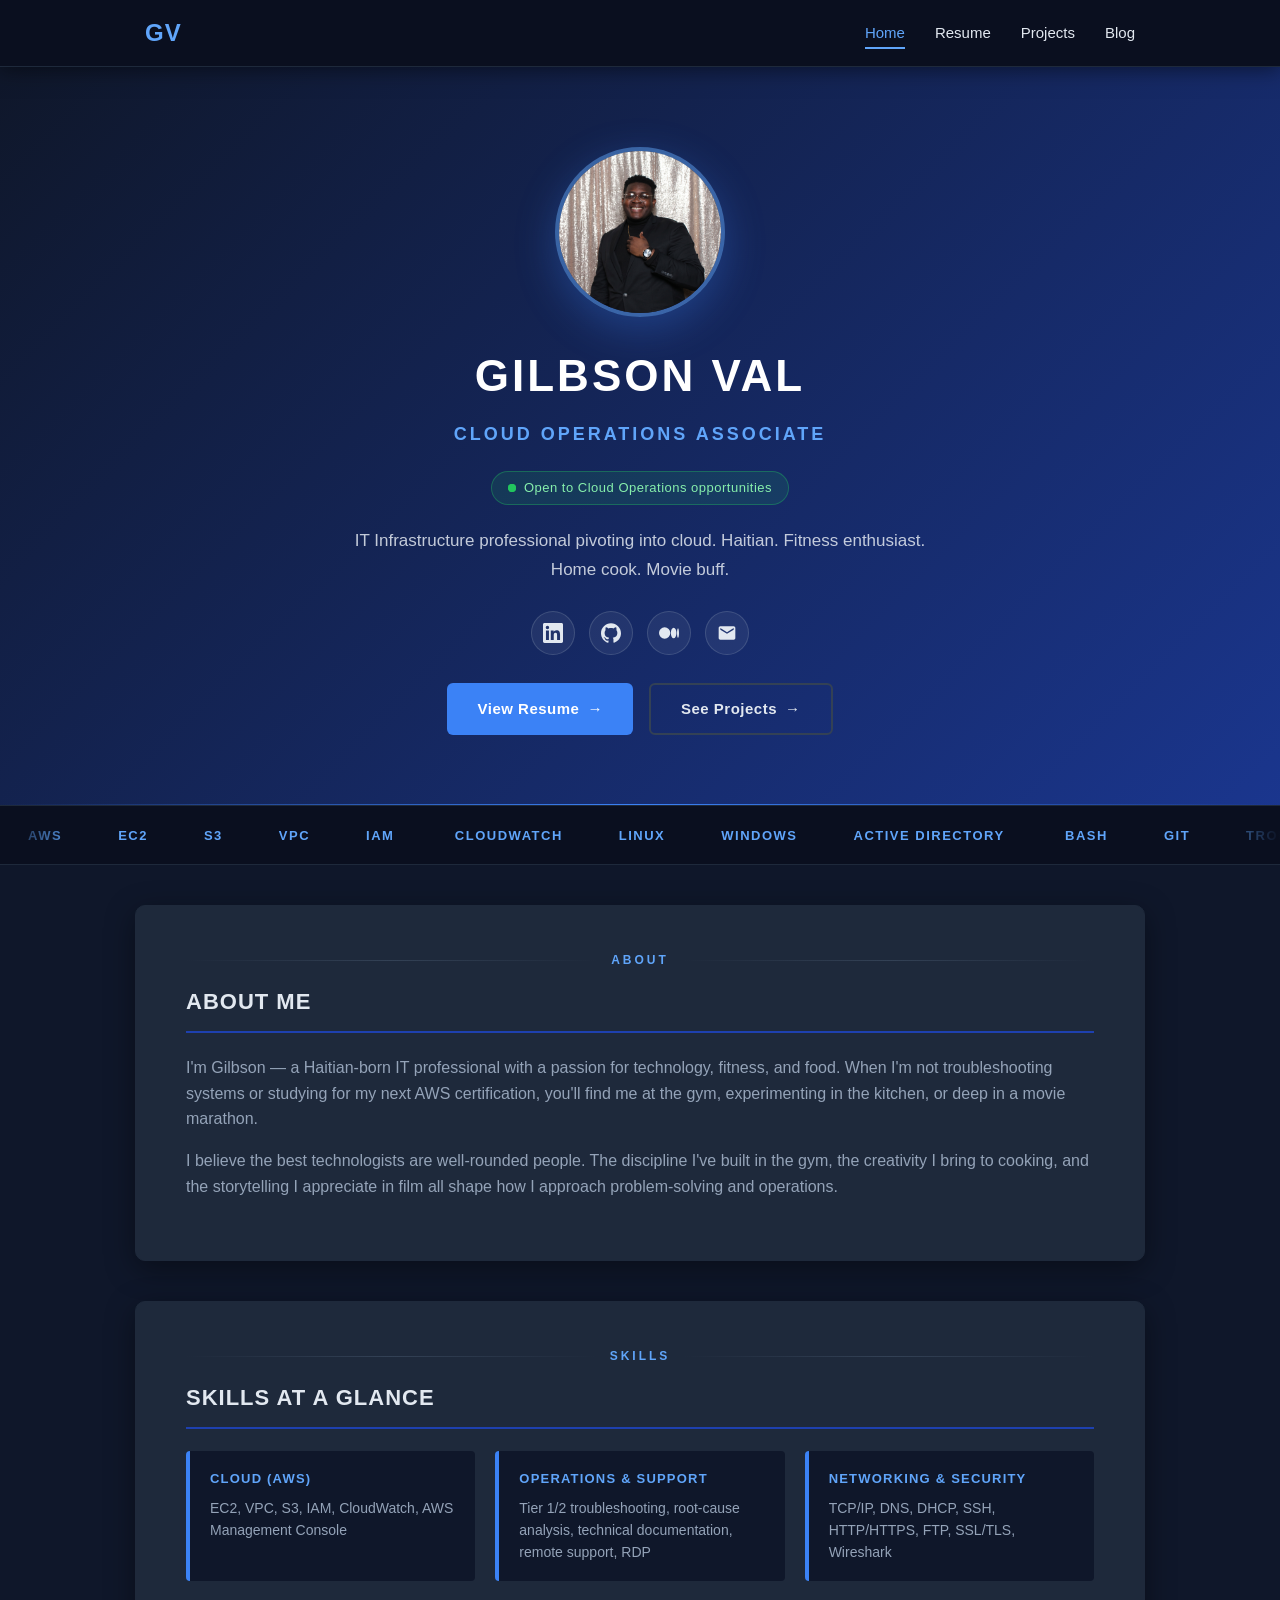
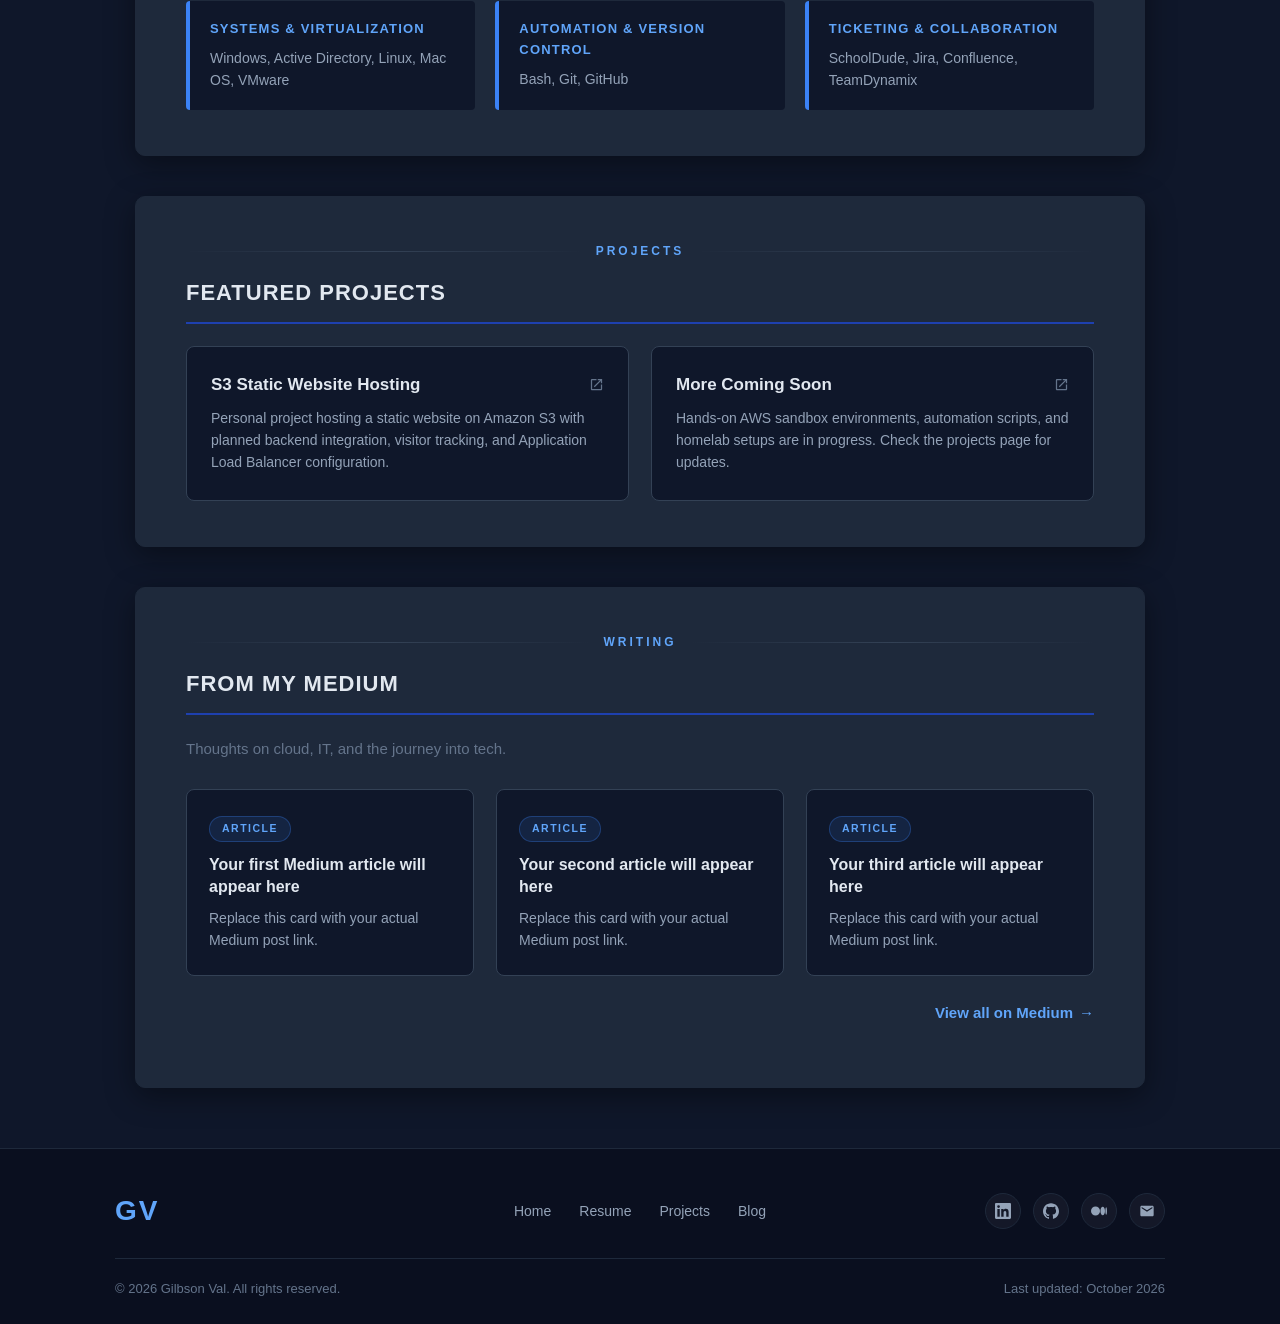
<file: index.html>
<!DOCTYPE html>
<html lang="en">
<head>
    <meta charset="UTF-8" />
    <meta name="viewport" content="width=device-width, initial-scale=1.0" />
    <title>Gilbson Val — Cloud Operations Associate</title>
    <link rel="stylesheet" href="style.css" />
</head>
<body>

    <div class="scroll-progress"></div>

    <!-- ===== NAVIGATION ===== -->
    <nav>
        <div class="nav-container">
            <a href="index.html" class="nav-logo">GV</a>
            <ul class="nav-links">
                <li><a href="index.html" class="active">Home</a></li>
                <li><a href="resume.html">Resume</a></li>
                <li><a href="projects.html">Projects</a></li>
                <li><a href="blog.html">Blog</a></li>
            </ul>
        </div>
    </nav>

    <!-- ===== HERO ===== -->
    <section class="hero">
        <div class="hero-content">
            <img src="profile.jpg" alt="Gilbson Val" class="hero-photo" />
            <h1>Gilbson Val</h1>
            <p class="hero-title">Cloud Operations Associate</p>

            <div class="hero-status">
                <span class="status-dot"></span>
                Open to Cloud Operations opportunities
            </div>

            <p class="hero-tagline">
                IT Infrastructure professional pivoting into cloud.
                Haitian. Fitness enthusiast. Home cook. Movie buff.
            </p>

            <!-- Social icon row -->
            <div class="social-row">
                <a href="https://www.linkedin.com/in/gilbson-val1/" target="_blank" class="social-icon" aria-label="LinkedIn">
                    <svg viewBox="0 0 24 24"><path d="M20.447 20.452h-3.554v-5.569c0-1.328-.027-3.037-1.852-3.037-1.853 0-2.136 1.445-2.136 2.939v5.667H9.351V9h3.414v1.561h.046c.477-.9 1.637-1.85 3.37-1.85 3.601 0 4.267 2.37 4.267 5.455v6.286zM5.337 7.433a2.062 2.062 0 01-2.063-2.065 2.063 2.063 0 112.063 2.065zm1.782 13.019H3.555V9h3.564v11.452zM22.225 0H1.771C.792 0 0 .774 0 1.729v20.542C0 23.227.792 24 1.771 24h20.451C23.2 24 24 23.227 24 22.271V1.729C24 .774 23.2 0 22.222 0h.003z"/></svg>
                </a>
                <a href="https://github.com/valg09" target="_blank" class="social-icon" aria-label="GitHub">
                    <svg viewBox="0 0 24 24"><path d="M12 .297c-6.63 0-12 5.373-12 12 0 5.303 3.438 9.8 8.205 11.385.6.113.82-.258.82-.577 0-.285-.01-1.04-.015-2.04-3.338.724-4.042-1.61-4.042-1.61C4.422 18.07 3.633 17.7 3.633 17.7c-1.087-.744.084-.729.084-.729 1.205.084 1.838 1.236 1.838 1.236 1.07 1.835 2.809 1.305 3.495.998.108-.776.417-1.305.76-1.605-2.665-.3-5.466-1.332-5.466-5.93 0-1.31.465-2.38 1.235-3.22-.135-.303-.54-1.523.105-3.176 0 0 1.005-.322 3.3 1.23.96-.267 1.98-.399 3-.405 1.02.006 2.04.138 3 .405 2.28-1.552 3.285-1.23 3.285-1.23.645 1.653.24 2.873.12 3.176.765.84 1.23 1.91 1.23 3.22 0 4.61-2.805 5.625-5.475 5.92.42.36.81 1.096.81 2.22 0 1.606-.015 2.896-.015 3.286 0 .315.21.69.825.57C20.565 22.092 24 17.592 24 12.297c0-6.627-5.373-12-12-12"/></svg>
                </a>
                <a href="https://medium.com/@gval0209" target="_blank" class="social-icon" aria-label="Medium">
                    <svg viewBox="0 0 24 24"><path d="M13.54 12a6.8 6.8 0 01-6.77 6.82A6.8 6.8 0 010 12a6.8 6.8 0 016.77-6.82A6.8 6.8 0 0113.54 12zM20.96 12c0 3.54-1.51 6.42-3.38 6.42-1.87 0-3.39-2.88-3.39-6.42s1.52-6.42 3.39-6.42 3.38 2.88 3.38 6.42M24 12c0 3.17-.53 5.75-1.19 5.75-.66 0-1.19-2.58-1.19-5.75s.53-5.75 1.19-5.75S24 8.83 24 12z"/></svg>
                </a>
                <a href="mailto:gval0209@gmail.com" class="social-icon" aria-label="Email">
                    <svg viewBox="0 0 24 24"><path d="M20 4H4c-1.1 0-1.99.9-1.99 2L2 18c0 1.1.9 2 2 2h16c1.1 0 2-.9 2-2V6c0-1.1-.9-2-2-2zm0 4l-8 5-8-5V6l8 5 8-5v2z"/></svg>
                </a>
            </div>

            <div class="hero-buttons">
                <a href="resume.html" class="btn btn-primary">
                    View Resume <span class="btn-arrow">→</span>
                </a>
                <a href="projects.html" class="btn btn-secondary">
                    See Projects <span class="btn-arrow">→</span>
                </a>
            </div>
        </div>
    </section>

    <!-- ===== SKILLS MARQUEE ===== -->
    <div class="marquee">
        <div class="marquee-content">
            <span>AWS</span><span>EC2</span><span>S3</span><span>VPC</span><span>IAM</span>
            <span>CloudWatch</span><span>Linux</span><span>Windows</span><span>Active Directory</span>
            <span>Bash</span><span>Git</span><span>Troubleshooting</span><span>Root Cause Analysis</span>
            <span>Service Desk</span><span>Documentation</span><span>RDP</span><span>Wireshark</span>
            <span>AWS</span><span>EC2</span><span>S3</span><span>VPC</span><span>IAM</span>
            <span>CloudWatch</span><span>Linux</span><span>Windows</span><span>Active Directory</span>
            <span>Bash</span><span>Git</span><span>Troubleshooting</span><span>Root Cause Analysis</span>
            <span>Service Desk</span><span>Documentation</span><span>RDP</span><span>Wireshark</span>
        </div>
    </div>

    <!-- ===== ABOUT ===== -->
    <section class="content-section fade-in">
        <div class="section-card">
            <div class="section-label">About</div>
            <h2>About Me</h2>
            <p>
                I'm Gilbson — a Haitian-born IT professional with a passion for technology, fitness, and food.
                When I'm not troubleshooting systems or studying for my next AWS certification, you'll find me
                at the gym, experimenting in the kitchen, or deep in a movie marathon.
            </p>
            <p>
                I believe the best technologists are well-rounded people. The discipline I've built in the gym,
                the creativity I bring to cooking, and the storytelling I appreciate in film all shape how I
                approach problem-solving and operations.
            </p>
        </div>
    </section>

    <!-- ===== SKILLS SNAPSHOT ===== -->
    <section class="content-section fade-in">
        <div class="section-card">
            <div class="section-label">Skills</div>
            <h2>Skills at a Glance</h2>
            <div class="skills-grid">
                <div class="skill-category">
                    <h3>Cloud (AWS)</h3>
                    <p>EC2, VPC, S3, IAM, CloudWatch, AWS Management Console</p>
                </div>
                <div class="skill-category">
                    <h3>Operations &amp; Support</h3>
                    <p>Tier 1/2 troubleshooting, root-cause analysis, technical documentation, remote support, RDP</p>
                </div>
                <div class="skill-category">
                    <h3>Networking &amp; Security</h3>
                    <p>TCP/IP, DNS, DHCP, SSH, HTTP/HTTPS, FTP, SSL/TLS, Wireshark</p>
                </div>
                <div class="skill-category">
                    <h3>Systems &amp; Virtualization</h3>
                    <p>Windows, Active Directory, Linux, Mac OS, VMware</p>
                </div>
                <div class="skill-category">
                    <h3>Automation &amp; Version Control</h3>
                    <p>Bash, Git, GitHub</p>
                </div>
                <div class="skill-category">
                    <h3>Ticketing &amp; Collaboration</h3>
                    <p>SchoolDude, Jira, Confluence, TeamDynamix</p>
                </div>
            </div>
        </div>
    </section>

    <!-- ===== FEATURED PROJECTS ===== -->
    <section class="content-section fade-in">
        <div class="section-card">
            <div class="section-label">Projects</div>
            <h2>Featured Projects</h2>
            <div class="projects-grid">
                <a href="projects.html" class="project-card">
                    <h3>
                        S3 Static Website Hosting
                        <svg class="external-icon" viewBox="0 0 24 24"><path d="M19 19H5V5h7V3H5c-1.11 0-2 .9-2 2v14c0 1.1.89 2 2 2h14c1.1 0 2-.9 2-2v-7h-2v7zM14 3v2h3.59l-9.83 9.83 1.41 1.41L19 6.41V10h2V3h-7z"/></svg>
                    </h3>
                    <p>Personal project hosting a static website on Amazon S3 with planned backend integration, visitor tracking, and Application Load Balancer configuration.</p>
                </a>
                <a href="projects.html" class="project-card">
                    <h3>
                        More Coming Soon
                        <svg class="external-icon" viewBox="0 0 24 24"><path d="M19 19H5V5h7V3H5c-1.11 0-2 .9-2 2v14c0 1.1.89 2 2 2h14c1.1 0 2-.9 2-2v-7h-2v7zM14 3v2h3.59l-9.83 9.83 1.41 1.41L19 6.41V10h2V3h-7z"/></svg>
                    </h3>
                    <p>Hands-on AWS sandbox environments, automation scripts, and homelab setups are in progress. Check the projects page for updates.</p>
                </a>
            </div>
        </div>
    </section>

    <!-- ===== MEDIUM ARTICLES ===== -->
    <section class="content-section fade-in">
        <div class="section-card">
            <div class="section-label">Writing</div>
            <h2>From My Medium</h2>
            <p class="section-subtitle">Thoughts on cloud, IT, and the journey into tech.</p>
            <div class="medium-grid">
                <a href="https://medium.com/@gval0209" target="_blank" class="medium-card">
                    <span class="badge">Article</span>
                    <h3 style="margin-top:12px;">Your first Medium article will appear here</h3>
                    <p>Replace this card with your actual Medium post link.</p>
                </a>
                <a href="https://medium.com/@gval0209" target="_blank" class="medium-card">
                    <span class="badge">Article</span>
                    <h3 style="margin-top:12px;">Your second article will appear here</h3>
                    <p>Replace this card with your actual Medium post link.</p>
                </a>
                <a href="https://medium.com/@gval0209" target="_blank" class="medium-card">
                    <span class="badge">Article</span>
                    <h3 style="margin-top:12px;">Your third article will appear here</h3>
                    <p>Replace this card with your actual Medium post link.</p>
                </a>
            </div>
            <p class="medium-link">
                <a href="https://medium.com/@gval0209" target="_blank">View all on Medium <span class="btn-arrow">→</span></a>
            </p>
        </div>
    </section>

    <!-- ===== FOOTER ===== -->
    <footer>
        <div class="footer-container">
            <div class="footer-brand">GV</div>
            <div class="footer-links">
                <a href="index.html">Home</a>
                <a href="resume.html">Resume</a>
                <a href="projects.html">Projects</a>
                <a href="blog.html">Blog</a>
            </div>
            <div class="footer-social">
                <a href="https://www.linkedin.com/in/gilbson-val1/" target="_blank" aria-label="LinkedIn">
                    <svg viewBox="0 0 24 24"><path d="M20.447 20.452h-3.554v-5.569c0-1.328-.027-3.037-1.852-3.037-1.853 0-2.136 1.445-2.136 2.939v5.667H9.351V9h3.414v1.561h.046c.477-.9 1.637-1.85 3.37-1.85 3.601 0 4.267 2.37 4.267 5.455v6.286zM5.337 7.433a2.062 2.062 0 01-2.063-2.065 2.063 2.063 0 112.063 2.065zm1.782 13.019H3.555V9h3.564v11.452zM22.225 0H1.771C.792 0 0 .774 0 1.729v20.542C0 23.227.792 24 1.771 24h20.451C23.2 24 24 23.227 24 22.271V1.729C24 .774 23.2 0 22.222 0h.003z"/></svg>
                </a>
                <a href="https://github.com/valg09" target="_blank" aria-label="GitHub">
                    <svg viewBox="0 0 24 24"><path d="M12 .297c-6.63 0-12 5.373-12 12 0 5.303 3.438 9.8 8.205 11.385.6.113.82-.258.82-.577 0-.285-.01-1.04-.015-2.04-3.338.724-4.042-1.61-4.042-1.61C4.422 18.07 3.633 17.7 3.633 17.7c-1.087-.744.084-.729.084-.729 1.205.084 1.838 1.236 1.838 1.236 1.07 1.835 2.809 1.305 3.495.998.108-.776.417-1.305.76-1.605-2.665-.3-5.466-1.332-5.466-5.93 0-1.31.465-2.38 1.235-3.22-.135-.303-.54-1.523.105-3.176 0 0 1.005-.322 3.3 1.23.96-.267 1.98-.399 3-.405 1.02.006 2.04.138 3 .405 2.28-1.552 3.285-1.23 3.285-1.23.645 1.653.24 2.873.12 3.176.765.84 1.23 1.91 1.23 3.22 0 4.61-2.805 5.625-5.475 5.92.42.36.81 1.096.81 2.22 0 1.606-.015 2.896-.015 3.286 0 .315.21.69.825.57C20.565 22.092 24 17.592 24 12.297c0-6.627-5.373-12-12-12"/></svg>
                </a>
                <a href="https://medium.com/@gval0209" target="_blank" aria-label="Medium">
                    <svg viewBox="0 0 24 24"><path d="M13.54 12a6.8 6.8 0 01-6.77 6.82A6.8 6.8 0 010 12a6.8 6.8 0 016.77-6.82A6.8 6.8 0 0113.54 12zM20.96 12c0 3.54-1.51 6.42-3.38 6.42-1.87 0-3.39-2.88-3.39-6.42s1.52-6.42 3.39-6.42 3.38 2.88 3.38 6.42M24 12c0 3.17-.53 5.75-1.19 5.75-.66 0-1.19-2.58-1.19-5.75s.53-5.75 1.19-5.75S24 8.83 24 12z"/></svg>
                </a>
                <a href="mailto:gval0209@gmail.com" aria-label="Email">
                    <svg viewBox="0 0 24 24"><path d="M20 4H4c-1.1 0-1.99.9-1.99 2L2 18c0 1.1.9 2 2 2h16c1.1 0 2-.9 2-2V6c0-1.1-.9-2-2-2zm0 4l-8 5-8-5V6l8 5 8-5v2z"/></svg>
                </a>
            </div>
        </div>
        <div class="footer-bottom">
            <span>&copy; 2026 Gilbson Val. All rights reserved.</span>
            <span>Last updated: October 2026</span>
        </div>
    </footer>

    <!-- ===== SCROLL TO TOP ===== -->
    <button class="scroll-top" id="scrollTop" aria-label="Scroll to top">
        <svg viewBox="0 0 24 24"><path d="M7.41 15.41L12 10.83l4.59 4.58L18 14l-6-6-6 6z"/></svg>
    </button>

    <script>
        // Scroll progress
        window.addEventListener('scroll', () => {
            const scrollTop = window.scrollY;
            const docHeight = document.body.scrollHeight - window.innerHeight;
            const progress = docHeight > 0 ? (scrollTop / docHeight) * 100 : 0;
            document.querySelector('.scroll-progress').style.width = progress + '%';

            // Scroll-to-top visibility
            const btn = document.getElementById('scrollTop');
            if (scrollTop > 400) btn.classList.add('visible');
            else btn.classList.remove('visible');
        });

        // Scroll to top
        document.getElementById('scrollTop').addEventListener('click', () => {
            window.scrollTo({ top: 0, behavior: 'smooth' });
        });

        // Fade-in on scroll
        const observer = new IntersectionObserver((entries) => {
            entries.forEach(entry => {
                if (entry.isIntersecting) entry.target.classList.add('visible');
            });
        }, { threshold: 0.15 });

        document.querySelectorAll('.fade-in').forEach(el => observer.observe(el));
    </script>

</body>
</html>
</file>
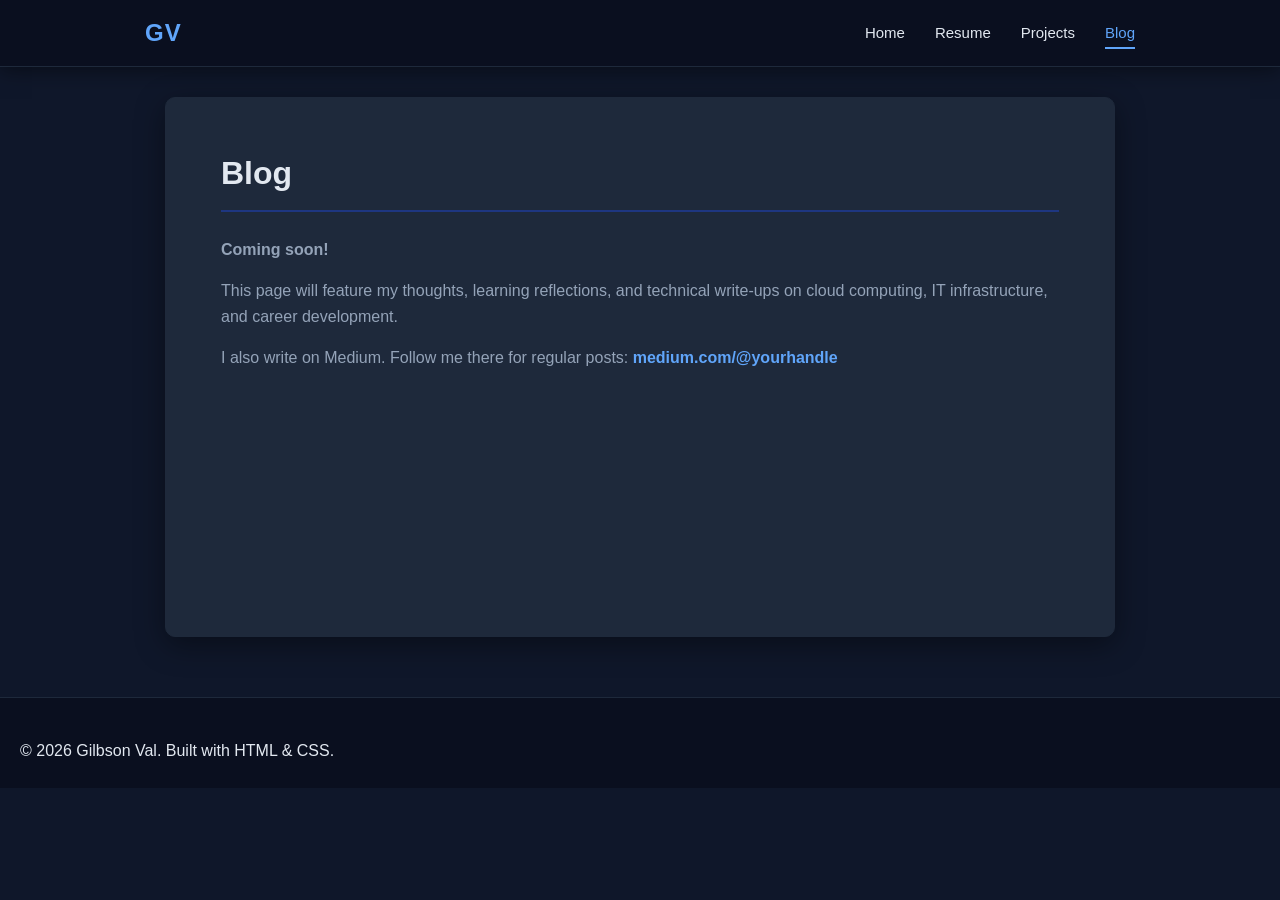
<file: blog.html>
<!DOCTYPE html>
<html lang="en">
<head>
    <meta charset="UTF-8" />
    <meta name="viewport" content="width=device-width, initial-scale=1.0" />
    <title>Gilbson Val — Blog</title>
    <link rel="stylesheet" href="style.css" />
</head>
<body>

    <div class="scroll-progress"></div>

    <nav>
        <div class="nav-container">
            <a href="index.html" class="nav-logo">GV</a>
            <ul class="nav-links">
                <li><a href="index.html">Home</a></li>
                <li><a href="resume.html">Resume</a></li>
                <li><a href="projects.html">Projects</a></li>
                <li><a href="blog.html" class="active">Blog</a></li>
            </ul>
        </div>
    </nav>

    <div class="page-container">
        <h1>Blog</h1>
        <hr />
        <p><strong>Coming soon!</strong></p>
        <p>This page will feature my thoughts, learning reflections, and technical write-ups on cloud computing, IT infrastructure, and career development.</p>
        <p>
            I also write on Medium. Follow me there for regular posts:
            <a href="https://medium.com/@yourhandle" target="_blank">medium.com/@yourhandle</a>
        </p>
    </div>

    <footer>
        <p>&copy; 2026 Gilbson Val. Built with HTML &amp; CSS.</p>
    </footer>

    <script>
        window.addEventListener('scroll', () => {
            const scrollTop = window.scrollY;
            const docHeight = document.body.scrollHeight - window.innerHeight;
            const progress = docHeight > 0 ? (scrollTop / docHeight) * 100 : 0;
            document.querySelector('.scroll-progress').style.width = progress + '%';
        });
    </script>

</body>
</html>
</file>
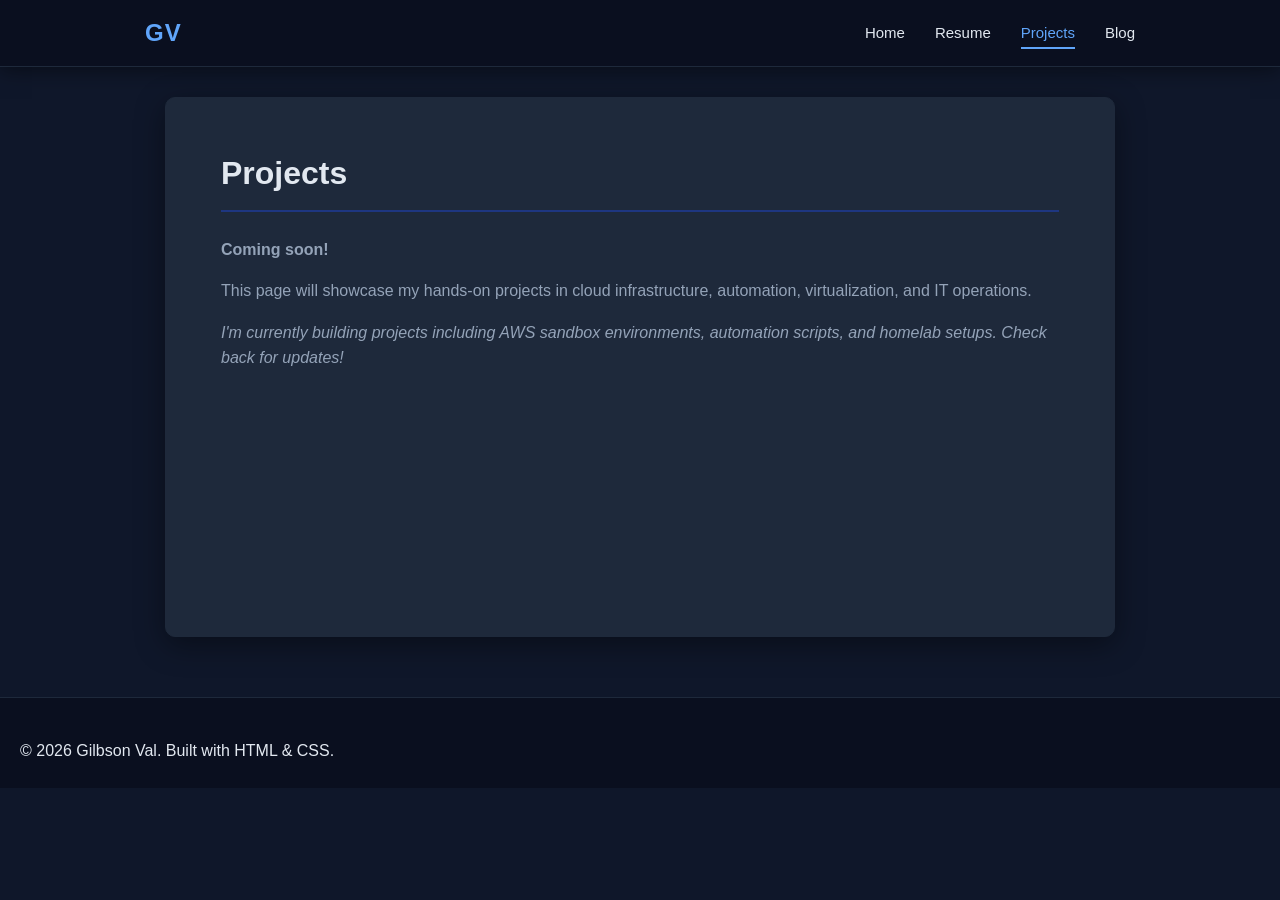
<file: projects.html>
<!DOCTYPE html>
<html lang="en">
<head>
    <meta charset="UTF-8" />
    <meta name="viewport" content="width=device-width, initial-scale=1.0" />
    <title>Gilbson Val — Projects</title>
    <link rel="stylesheet" href="style.css" />
</head>
<body>

    <div class="scroll-progress"></div>

    <nav>
        <div class="nav-container">
            <a href="index.html" class="nav-logo">GV</a>
            <ul class="nav-links">
                <li><a href="index.html">Home</a></li>
                <li><a href="resume.html">Resume</a></li>
                <li><a href="projects.html" class="active">Projects</a></li>
                <li><a href="blog.html">Blog</a></li>
            </ul>
        </div>
    </nav>

    <div class="page-container">
        <h1>Projects</h1>
        <hr />
        <p><strong>Coming soon!</strong></p>
        <p>This page will showcase my hands-on projects in cloud infrastructure, automation, virtualization, and IT operations.</p>
        <p><em>I'm currently building projects including AWS sandbox environments, automation scripts, and homelab setups. Check back for updates!</em></p>
    </div>

    <footer>
        <p>&copy; 2026 Gilbson Val. Built with HTML &amp; CSS.</p>
    </footer>

    <script>
        window.addEventListener('scroll', () => {
            const scrollTop = window.scrollY;
            const docHeight = document.body.scrollHeight - window.innerHeight;
            const progress = docHeight > 0 ? (scrollTop / docHeight) * 100 : 0;
            document.querySelector('.scroll-progress').style.width = progress + '%';
        });
    </script>

</body>
</html>
</file>
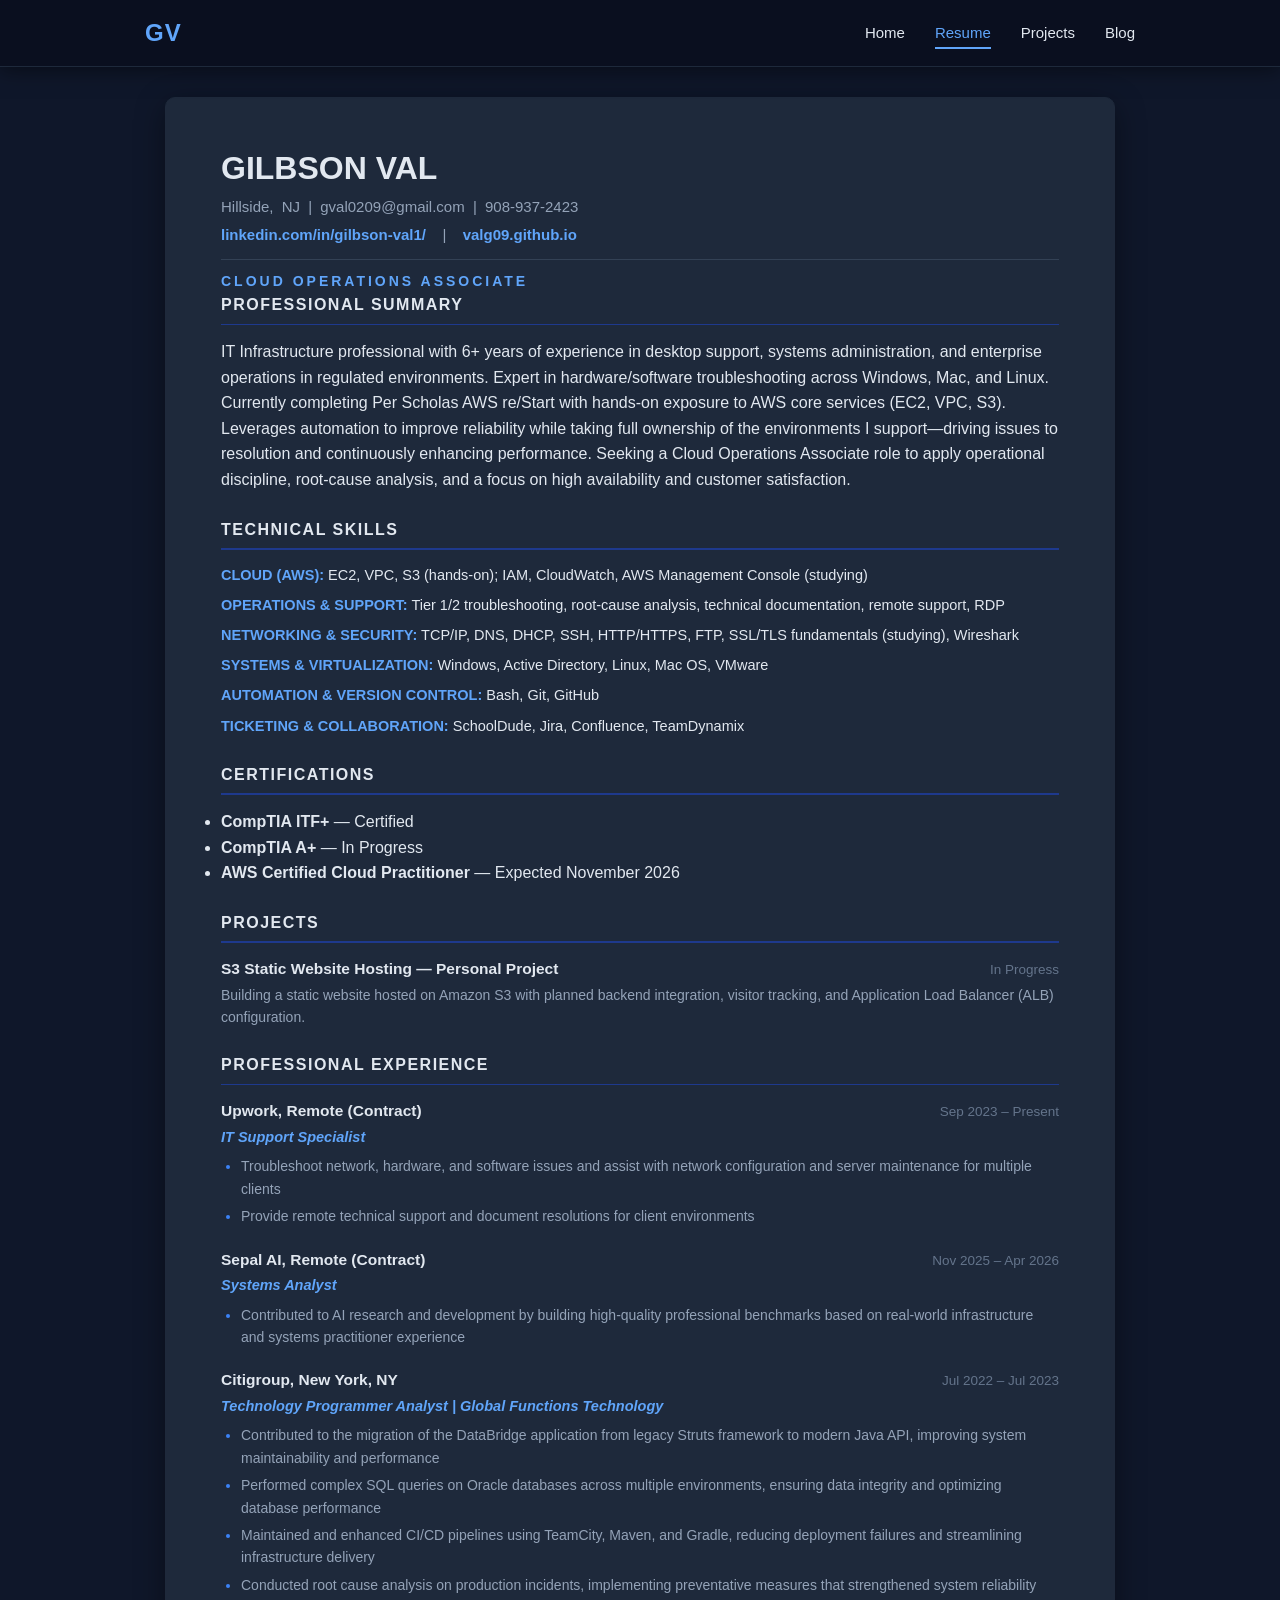
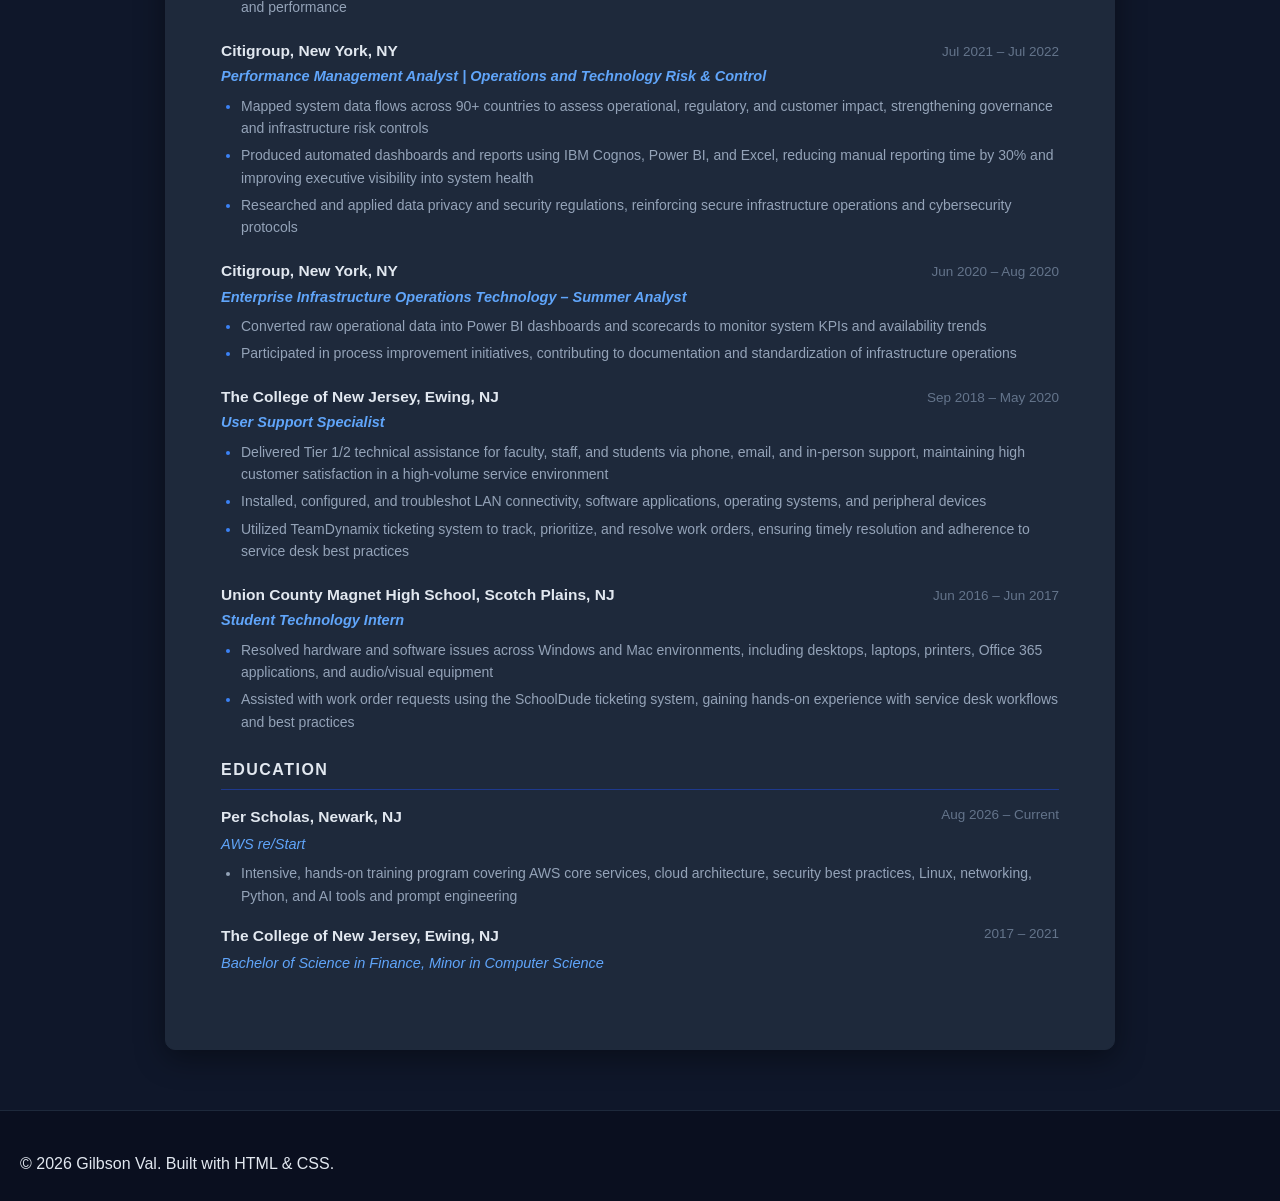
<file: resume.html>
<!DOCTYPE html>
<html lang="en">
<head>
    <meta charset="UTF-8" />
    <meta name="viewport" content="width=device-width, initial-scale=1.0" />
    <title>Gilbson Val — Resume</title>
    <link rel="stylesheet" href="style.css" />
</head>
<body>

    <div class="scroll-progress"></div>

    <!-- ===== NAVIGATION ===== -->
    <nav>
        <div class="nav-container">
            <a href="index.html" class="nav-logo">GV</a>
            <ul class="nav-links">
                <li><a href="index.html">Home</a></li>
                <li><a href="resume.html" class="active">Resume</a></li>
                <li><a href="projects.html">Projects</a></li>
                <li><a href="blog.html">Blog</a></li>
            </ul>
        </div>
    </nav>

    <!-- ===== RESUME ===== -->
    <div class="resume-container">

        <header>
            <h1>GILBSON VAL</h1>
            <p class="contact">
                Hillside, NJ | gval0209@gmail.com | 908-937-2423
            </p>
            <p class="contact contact-links">
                <a href="https://linkedin.com/in/gilbson-val1/" target="_blank">linkedin.com/in/gilbson-val1/</a>
                &nbsp;|&nbsp;
                <a href="https://valg09.github.io/" target="_blank">valg09.github.io</a>
            </p>
            <p class="target-title">Cloud Operations Associate</p>
        </header>

        <section>
            <h2>Professional Summary</h2>
            <hr />
            <p>
                IT Infrastructure professional with 6+ years of experience in desktop support, systems administration,
                and enterprise operations in regulated environments. Expert in hardware/software troubleshooting across
                Windows, Mac, and Linux. Currently completing Per Scholas AWS re/Start with hands-on exposure to AWS core
                services (EC2, VPC, S3). Leverages automation to improve reliability while taking full ownership of the
                environments I support&mdash;driving issues to resolution and continuously enhancing performance. Seeking a
                Cloud Operations Associate role to apply operational discipline, root-cause analysis, and a focus on high
                availability and customer satisfaction.
            </p>
        </section>

        <section>
            <h2>Technical Skills</h2>
            <hr />
            <ul class="skills-list">
                <li><strong>CLOUD (AWS):</strong> EC2, VPC, S3 (hands-on); IAM, CloudWatch, AWS Management Console (studying)</li>
                <li><strong>OPERATIONS &amp; SUPPORT:</strong> Tier 1/2 troubleshooting, root-cause analysis, technical documentation, remote support, RDP</li>
                <li><strong>NETWORKING &amp; SECURITY:</strong> TCP/IP, DNS, DHCP, SSH, HTTP/HTTPS, FTP, SSL/TLS fundamentals (studying), Wireshark</li>
                <li><strong>SYSTEMS &amp; VIRTUALIZATION:</strong> Windows, Active Directory, Linux, Mac OS, VMware</li>
                <li><strong>AUTOMATION &amp; VERSION CONTROL:</strong> Bash, Git, GitHub</li>
                <li><strong>TICKETING &amp; COLLABORATION:</strong> SchoolDude, Jira, Confluence, TeamDynamix</li>
            </ul>
        </section>

        <section>
            <h2>Certifications</h2>
            <hr />
            <ul>
                <li><strong>CompTIA ITF+</strong> &mdash; Certified</li>
                <li><strong>CompTIA A+</strong> &mdash; In Progress</li>
                <li><strong>AWS Certified Cloud Practitioner</strong> &mdash; Expected November 2026</li>
            </ul>
        </section>

        <section>
            <h2>Projects</h2>
            <hr />
            <div class="job">
                <div class="job-header">
                    <span class="company">S3 Static Website Hosting &mdash; Personal Project</span>
                    <span class="date">In Progress</span>
                </div>
                <p>Building a static website hosted on Amazon S3 with planned backend integration, visitor tracking, and Application Load Balancer (ALB) configuration.</p>
            </div>
        </section>

        <section>
            <h2>Professional Experience</h2>
            <hr />

            <div class="job">
                <div class="job-header">
                    <span class="company">Upwork, Remote (Contract)</span>
                    <span class="date">Sep 2023 &ndash; Present</span>
                </div>
                <div class="title">IT Support Specialist</div>
                <ul>
                    <li>Troubleshoot network, hardware, and software issues and assist with network configuration and server maintenance for multiple clients</li>
                    <li>Provide remote technical support and document resolutions for client environments</li>
                </ul>
            </div>

            <div class="job">
                <div class="job-header">
                    <span class="company">Sepal AI, Remote (Contract)</span>
                    <span class="date">Nov 2025 &ndash; Apr 2026</span>
                </div>
                <div class="title">Systems Analyst</div>
                <ul>
                    <li>Contributed to AI research and development by building high-quality professional benchmarks based on real-world infrastructure and systems practitioner experience</li>
                </ul>
            </div>

            <div class="job">
                <div class="job-header">
                    <span class="company">Citigroup, New York, NY</span>
                    <span class="date">Jul 2022 &ndash; Jul 2023</span>
                </div>
                <div class="title">Technology Programmer Analyst | Global Functions Technology</div>
                <ul>
                    <li>Contributed to the migration of the DataBridge application from legacy Struts framework to modern Java API, improving system maintainability and performance</li>
                    <li>Performed complex SQL queries on Oracle databases across multiple environments, ensuring data integrity and optimizing database performance</li>
                    <li>Maintained and enhanced CI/CD pipelines using TeamCity, Maven, and Gradle, reducing deployment failures and streamlining infrastructure delivery</li>
                    <li>Conducted root cause analysis on production incidents, implementing preventative measures that strengthened system reliability and performance</li>
                </ul>
            </div>

            <div class="job">
                <div class="job-header">
                    <span class="company">Citigroup, New York, NY</span>
                    <span class="date">Jul 2021 &ndash; Jul 2022</span>
                </div>
                <div class="title">Performance Management Analyst | Operations and Technology Risk &amp; Control</div>
                <ul>
                    <li>Mapped system data flows across 90+ countries to assess operational, regulatory, and customer impact, strengthening governance and infrastructure risk controls</li>
                    <li>Produced automated dashboards and reports using IBM Cognos, Power BI, and Excel, reducing manual reporting time by 30% and improving executive visibility into system health</li>
                    <li>Researched and applied data privacy and security regulations, reinforcing secure infrastructure operations and cybersecurity protocols</li>
                </ul>
            </div>

            <div class="job">
                <div class="job-header">
                    <span class="company">Citigroup, New York, NY</span>
                    <span class="date">Jun 2020 &ndash; Aug 2020</span>
                </div>
                <div class="title">Enterprise Infrastructure Operations Technology &ndash; Summer Analyst</div>
                <ul>
                    <li>Converted raw operational data into Power BI dashboards and scorecards to monitor system KPIs and availability trends</li>
                    <li>Participated in process improvement initiatives, contributing to documentation and standardization of infrastructure operations</li>
                </ul>
            </div>

            <div class="job">
                <div class="job-header">
                    <span class="company">The College of New Jersey, Ewing, NJ</span>
                    <span class="date">Sep 2018 &ndash; May 2020</span>
                </div>
                <div class="title">User Support Specialist</div>
                <ul>
                    <li>Delivered Tier 1/2 technical assistance for faculty, staff, and students via phone, email, and in-person support, maintaining high customer satisfaction in a high-volume service environment</li>
                    <li>Installed, configured, and troubleshot LAN connectivity, software applications, operating systems, and peripheral devices</li>
                    <li>Utilized TeamDynamix ticketing system to track, prioritize, and resolve work orders, ensuring timely resolution and adherence to service desk best practices</li>
                </ul>
            </div>

            <div class="job">
                <div class="job-header">
                    <span class="company">Union County Magnet High School, Scotch Plains, NJ</span>
                    <span class="date">Jun 2016 &ndash; Jun 2017</span>
                </div>
                <div class="title">Student Technology Intern</div>
                <ul>
                    <li>Resolved hardware and software issues across Windows and Mac environments, including desktops, laptops, printers, Office 365 applications, and audio/visual equipment</li>
                    <li>Assisted with work order requests using the SchoolDude ticketing system, gaining hands-on experience with service desk workflows and best practices</li>
                </ul>
            </div>
        </section>

        <section>
            <h2>Education</h2>
            <hr />
            <div class="edu-item">
                <span class="school">Per Scholas, Newark, NJ</span>
                <span class="edu-date">Aug 2026 &ndash; Current</span>
                <div class="degree">AWS re/Start</div>
                <ul>
                    <li>Intensive, hands-on training program covering AWS core services, cloud architecture, security best practices, Linux, networking, Python, and AI tools and prompt engineering</li>
                </ul>
            </div>
            <div class="edu-item">
                <span class="school">The College of New Jersey, Ewing, NJ</span>
                <span class="edu-date">2017 &ndash; 2021</span>
                <div class="degree">Bachelor of Science in Finance, Minor in Computer Science</div>
            </div>
        </section>

    </div>

    <footer>
        <p>&copy; 2026 Gilbson Val. Built with HTML &amp; CSS.</p>
    </footer>

    <script>
        window.addEventListener('scroll', () => {
            const scrollTop = window.scrollY;
            const docHeight = document.body.scrollHeight - window.innerHeight;
            const progress = docHeight > 0 ? (scrollTop / docHeight) * 100 : 0;
            document.querySelector('.scroll-progress').style.width = progress + '%';
        });
    </script>

</body>
</html>
</file>
<file: style.css>
/* ============================================================
   Gilbson Val — Portfolio & Resume
   Theme: Dark Navy / Slate with Blue Accents
   ============================================================ */

:root {
    --bg: #0F172A;
    --bg-alt: #1E293B;
    --bg-card: #1E293B;
    --bg-nav: #0A0F1F;
    --bg-marquee: #0A0F1F;
    --text: #E2E8F0;
    --text-muted: #94A3B8;
    --text-dim: #64748B;
    --accent: #3B82F6;
    --accent-light: #60A5FA;
    --accent-soft: #1E40AF;
    --border: #334155;
    --border-subtle: #1E293B;
    --success: #22C55E;
    --shadow: 0 8px 30px rgba(0, 0, 0, 0.4);
    --shadow-hover: 0 12px 40px rgba(59, 130, 246, 0.15);
}

* {
    margin: 0;
    padding: 0;
    box-sizing: border-box;
}

html { scroll-behavior: smooth; }

body {
    font-family: 'Segoe UI', 'Arial', sans-serif;
    background-color: var(--bg);
    color: var(--text);
    line-height: 1.6;
}

/* ===== SCROLL PROGRESS BAR ===== */
.scroll-progress {
    position: fixed;
    top: 0;
    left: 0;
    height: 3px;
    width: 0%;
    background: linear-gradient(90deg, var(--accent), var(--accent-light));
    z-index: 9999;
    transition: width 0.05s linear;
}

/* ===== NAVIGATION ===== */
nav {
    background-color: var(--bg-nav);
    padding: 14px 0;
    position: sticky;
    top: 0;
    z-index: 1000;
    box-shadow: 0 2px 20px rgba(0, 0, 0, 0.5);
    border-bottom: 1px solid var(--border-subtle);
}

.nav-container {
    max-width: 1050px;
    margin: 0 auto;
    padding: 0 30px;
    display: flex;
    justify-content: space-between;
    align-items: center;
}

.nav-logo {
    color: var(--accent-light);
    font-size: 24px;
    font-weight: 700;
    text-decoration: none;
    letter-spacing: 1px;
    transition: color 0.3s ease;
}

.nav-logo:hover { color: #ffffff; }

.nav-links {
    list-style: none;
    display: flex;
    gap: 30px;
    margin: 0;
    padding: 0;
}

.nav-links a {
    color: var(--text);
    text-decoration: none;
    font-size: 15px;
    font-weight: 500;
    padding: 6px 0;
    border-bottom: 2px solid transparent;
    transition: all 0.3s ease;
}

.nav-links a:hover,
.nav-links a.active {
    color: var(--accent-light);
    border-bottom-color: var(--accent-light);
}

/* ===== HERO (HOME) ===== */
.hero {
    background: linear-gradient(-45deg, #0A0F1F, #1E3A8A, #1E40AF, #0F172A);
    background-size: 400% 400%;
    animation: gradientShift 20s ease infinite;
    padding: 80px 20px 70px;
    text-align: center;
    color: #ffffff;
    position: relative;
    overflow: hidden;
}

.hero::after {
    content: '';
    position: absolute;
    bottom: 0;
    left: 0;
    right: 0;
    height: 1px;
    background: linear-gradient(90deg, transparent, var(--accent), transparent);
}

@keyframes gradientShift {
    0%   { background-position: 0% 50%; }
    50%  { background-position: 100% 50%; }
    100% { background-position: 0% 50%; }
}

.hero-content {
    max-width: 750px;
    margin: 0 auto;
    position: relative;
    z-index: 1;
}

.hero-photo {
    width: 170px;
    height: 170px;
    border-radius: 50%;
    object-fit: cover;
    object-position: center top;
    border: 4px solid rgba(96, 165, 250, 0.5);
    display: block;
    margin: 0 auto 24px;
    box-shadow: 0 12px 40px rgba(59, 130, 246, 0.3);
    transition: transform 0.4s ease, box-shadow 0.4s ease;
}

.hero-photo:hover {
    transform: scale(1.03);
    box-shadow: 0 16px 50px rgba(59, 130, 246, 0.5);
}

.hero h1 {
    font-size: 44px;
    font-weight: 700;
    letter-spacing: 3px;
    margin-bottom: 8px;
    text-transform: uppercase;
}

.hero-title {
    font-size: 18px;
    font-weight: 600;
    letter-spacing: 3px;
    text-transform: uppercase;
    color: var(--accent-light);
    margin-bottom: 22px;
}

.hero-status {
    display: inline-flex;
    align-items: center;
    gap: 8px;
    background: rgba(34, 197, 94, 0.12);
    border: 1px solid rgba(34, 197, 94, 0.35);
    color: #86EFAC;
    padding: 6px 16px;
    border-radius: 20px;
    font-size: 13px;
    font-weight: 500;
    margin-bottom: 22px;
    letter-spacing: 0.5px;
}

.status-dot {
    width: 8px;
    height: 8px;
    background-color: var(--success);
    border-radius: 50%;
    position: relative;
    display: inline-block;
}

.status-dot::before {
    content: '';
    position: absolute;
    inset: 0;
    border-radius: 50%;
    background-color: var(--success);
    animation: pulse 2s ease-out infinite;
}

@keyframes pulse {
    0%   { transform: scale(1); opacity: 0.8; }
    100% { transform: scale(2.2); opacity: 0; }
}

.hero-tagline {
    font-size: 17px;
    color: rgba(226, 232, 240, 0.85);
    max-width: 580px;
    margin: 0 auto 26px;
    line-height: 1.7;
}

/* ===== SOCIAL ICON ROW ===== */
.social-row {
    display: flex;
    justify-content: center;
    gap: 14px;
    margin-bottom: 28px;
}

.social-icon {
    width: 44px;
    height: 44px;
    display: inline-flex;
    align-items: center;
    justify-content: center;
    background: rgba(255, 255, 255, 0.06);
    border: 1px solid rgba(148, 163, 184, 0.25);
    border-radius: 50%;
    color: var(--text);
    text-decoration: none;
    transition: all 0.3s ease;
}

.social-icon:hover {
    background: var(--accent);
    border-color: var(--accent);
    color: #ffffff;
    transform: translateY(-3px);
    box-shadow: 0 8px 20px rgba(59, 130, 246, 0.4);
}

.social-icon svg {
    width: 20px;
    height: 20px;
    fill: currentColor;
}

/* ===== HERO BUTTONS ===== */
.hero-buttons {
    display: flex;
    gap: 16px;
    justify-content: center;
    flex-wrap: wrap;
}

.btn {
    display: inline-flex;
    align-items: center;
    gap: 8px;
    padding: 12px 30px;
    border-radius: 6px;
    font-size: 15px;
    font-weight: 600;
    text-decoration: none;
    transition: all 0.3s ease;
    letter-spacing: 0.5px;
}

.btn-primary {
    background: var(--accent);
    color: #ffffff;
}

.btn-primary:hover {
    background: var(--accent-light);
    transform: translateY(-2px);
    box-shadow: 0 8px 24px rgba(59, 130, 246, 0.4);
}

.btn-secondary {
    background: transparent;
    color: var(--text);
    border: 2px solid var(--border);
}

.btn-secondary:hover {
    background: rgba(59, 130, 246, 0.1);
    border-color: var(--accent);
    color: var(--accent-light);
    transform: translateY(-2px);
}

.btn-arrow {
    display: inline-block;
    transition: transform 0.3s ease;
}

.btn:hover .btn-arrow {
    transform: translateX(4px);
}

/* ===== SKILLS MARQUEE ===== */
.marquee {
    overflow: hidden;
    white-space: nowrap;
    background: var(--bg-marquee);
    padding: 16px 0;
    border-top: 1px solid var(--border-subtle);
    border-bottom: 1px solid var(--border-subtle);
    position: relative;
}

.marquee::before,
.marquee::after {
    content: '';
    position: absolute;
    top: 0;
    bottom: 0;
    width: 80px;
    z-index: 2;
    pointer-events: none;
}

.marquee::before {
    left: 0;
    background: linear-gradient(90deg, var(--bg-marquee), transparent);
}

.marquee::after {
    right: 0;
    background: linear-gradient(-90deg, var(--bg-marquee), transparent);
}

.marquee-content {
    display: inline-block;
    animation: marqueeScroll 40s linear infinite;
}

.marquee-content span {
    display: inline-block;
    margin: 0 28px;
    color: var(--accent-light);
    font-weight: 600;
    font-size: 13px;
    letter-spacing: 1.5px;
    text-transform: uppercase;
}

@keyframes marqueeScroll {
    0%   { transform: translateX(0); }
    100% { transform: translateX(-50%); }
}

/* ===== SECTION LABEL (divider) ===== */
.section-label {
    display: flex;
    align-items: center;
    gap: 14px;
    color: var(--accent-light);
    font-size: 12px;
    font-weight: 700;
    letter-spacing: 3px;
    text-transform: uppercase;
    margin-bottom: 14px;
}

.section-label::before,
.section-label::after {
    content: '';
    flex: 1;
    height: 1px;
    background: linear-gradient(90deg, transparent, var(--border), transparent);
}

/* ===== CONTENT SECTIONS (Home) ===== */
.content-section {
    max-width: 1050px;
    margin: 40px auto;
    padding: 0 20px;
}

.section-card {
    background: var(--bg-card);
    padding: 45px 50px;
    border-radius: 10px;
    border: 1px solid var(--border-subtle);
    box-shadow: var(--shadow);
    transition: border-color 0.3s ease;
}

.section-card:hover {
    border-color: var(--border);
}

.section-card h2 {
    font-size: 22px;
    color: var(--text);
    font-weight: 700;
    letter-spacing: 1px;
    text-transform: uppercase;
    margin-bottom: 22px;
    padding-bottom: 12px;
    border-bottom: 2px solid var(--accent-soft);
}

.section-card p {
    font-size: 16px;
    color: var(--text-muted);
    margin-bottom: 16px;
}

.section-subtitle {
    color: var(--text-dim) !important;
    font-size: 15px !important;
    margin-bottom: 28px !important;
}

/* ===== SKILLS GRID ===== */
.skills-grid {
    display: grid;
    grid-template-columns: repeat(auto-fit, minmax(260px, 1fr));
    gap: 20px;
    margin-top: 10px;
}

.skill-category {
    background: var(--bg);
    border-left: 4px solid var(--accent);
    padding: 18px 20px;
    border-radius: 4px;
    transition: transform 0.3s ease, box-shadow 0.3s ease, border-color 0.3s ease;
}

.skill-category:hover {
    transform: translateY(-4px);
    box-shadow: var(--shadow-hover);
    border-left-color: var(--accent-light);
}

.skill-category h3 {
    font-size: 13px;
    font-weight: 700;
    color: var(--accent-light);
    text-transform: uppercase;
    letter-spacing: 1.2px;
    margin-bottom: 8px;
}

.skill-category p {
    font-size: 14px;
    color: var(--text-muted) !important;
    margin: 0 !important;
    line-height: 1.55;
}

/* ===== PROJECT CARDS (Home Featured + Projects page) ===== */
.projects-grid {
    display: grid;
    grid-template-columns: repeat(auto-fit, minmax(300px, 1fr));
    gap: 22px;
    margin-top: 10px;
}

.project-card {
    display: block;
    text-decoration: none;
    background: var(--bg);
    border: 1px solid var(--border);
    border-radius: 8px;
    padding: 26px 24px;
    transition: all 0.35s ease;
    position: relative;
    overflow: hidden;
}

.project-card::before {
    content: '';
    position: absolute;
    top: 0;
    left: 0;
    width: 4px;
    height: 0%;
    background: var(--accent);
    transition: height 0.35s ease;
}

.project-card:hover {
    border-color: var(--accent);
    transform: translateY(-5px);
    box-shadow: var(--shadow-hover);
}

.project-card:hover::before {
    height: 100%;
}

.project-card h3 {
    font-size: 17px;
    color: var(--text);
    margin-bottom: 10px;
    line-height: 1.4;
    display: flex;
    align-items: center;
    gap: 8px;
    justify-content: space-between;
}

.project-card .external-icon {
    width: 15px;
    height: 15px;
    fill: var(--text-dim);
    transition: fill 0.3s ease;
    flex-shrink: 0;
}

.project-card:hover .external-icon {
    fill: var(--accent-light);
}

.project-card p {
    font-size: 14px;
    color: var(--text-muted) !important;
    margin: 0 !important;
    line-height: 1.6;
}

/* ===== MEDIUM CARDS ===== */
.medium-grid {
    display: grid;
    grid-template-columns: repeat(auto-fit, minmax(260px, 1fr));
    gap: 22px;
    margin-bottom: 24px;
}

.medium-card {
    display: block;
    text-decoration: none;
    background: var(--bg);
    border: 1px solid var(--border);
    border-radius: 8px;
    padding: 24px 22px;
    transition: all 0.35s ease;
    position: relative;
    overflow: hidden;
}

.medium-card::before {
    content: '';
    position: absolute;
    top: 0;
    left: 0;
    width: 4px;
    height: 0%;
    background: var(--accent);
    transition: height 0.35s ease;
}

.medium-card:hover {
    border-color: var(--accent);
    transform: translateY(-5px);
    box-shadow: var(--shadow-hover);
}

.medium-card:hover::before {
    height: 100%;
}

.medium-card h3 {
    font-size: 16px;
    color: var(--text);
    margin-bottom: 8px;
    line-height: 1.4;
}

.medium-card p {
    font-size: 14px;
    color: var(--text-muted) !important;
    margin: 0 !important;
}

.medium-link {
    text-align: right;
    margin-top: 10px;
}

.medium-link a {
    color: var(--accent-light);
    font-weight: 600;
    text-decoration: none;
    font-size: 15px;
    display: inline-flex;
    align-items: center;
    gap: 6px;
    transition: gap 0.3s ease;
}

.medium-link a:hover {
    gap: 12px;
}

/* ===== BADGE (uppercase pill) ===== */
.badge {
    display: inline-block;
    font-size: 10.5px;
    font-weight: 700;
    letter-spacing: 1.5px;
    text-transform: uppercase;
    color: var(--accent-light);
    background: rgba(59, 130, 246, 0.12);
    border: 1px solid rgba(59, 130, 246, 0.3);
    padding: 5px 12px;
    border-radius: 20px;
    line-height: 1.3;
}

.badge-success {
    color: #86EFAC;
    background: rgba(34, 197, 94, 0.12);
    border-color: rgba(34, 197, 94, 0.3);
}

.badge-muted {
    color: var(--text-muted);
    background: rgba(148, 163, 184, 0.08);
    border-color: rgba(148, 163, 184, 0.25);
}

/* ===== RESUME CONTAINER ===== */
.resume-container {
    max-width: 950px;
    width: 100%;
    background: var(--bg-card);
    margin: 30px auto;
    padding: 45px 55px 50px;
    box-shadow: var(--shadow);
    border-radius: 10px;
    border: 1px solid var(--border-subtle);
}

/* ===== PAGE CONTAINER (Projects, Blog) ===== */
.page-container {
    max-width: 950px;
    width: 100%;
    background: var(--bg-card);
    margin: 30px auto;
    padding: 50px 55px;
    box-shadow: var(--shadow);
    border-radius: 10px;
    border: 1px solid var(--border-subtle);
    min-height: 60vh;
}

.page-container h1 {
    font-size: 32px;
    color: var(--text);
    font-weight: 700;
    margin-bottom: 10px;
}

.page-container hr {
    border: none;
    height: 2px;
    background-color: var(--accent-soft);
    margin-bottom: 25px;
    opacity: 0.6;
}

.page-container p {
    font-size: 16px;
    color: var(--text-muted);
    margin-bottom: 16px;
}

.page-container a {
    color: var(--accent-light);
    text-decoration: none;
    font-weight: 600;
    border-bottom: 1px solid transparent;
    transition: border-color 0.3s ease;
}

.page-container a:hover {
    border-bottom-color: var(--accent-light);
}

/* ===== RESUME HEADER ===== */
header.resume-header {
    text-align: center;
    border-bottom: 3px solid var(--accent-soft);
    padding-bottom: 18px;
    margin-bottom: 22px;
}

header.resume-header h1 {
    font-size: 32px;
    font-weight: 700;
    letter-spacing: 2px;
    color: var(--text);
    margin-bottom: 6px;
}

.contact {
    font-size: 15px;
    color: var(--text-muted);
    word-spacing: 4px;
    margin-bottom: 4px;
}

.contact a {
    color: var(--accent-light);
    text-decoration: none;
    font-weight: 600;
}

.contact a:hover { text-decoration: underline; }

.target-title {
    font-size: 14px;
    font-weight: 700;
    letter-spacing: 3px;
    text-transform: uppercase;
    color: var(--accent-light);
    margin-top: 12px;
    padding-top: 10px;
    border-top: 1px solid var(--border);
}

/* ===== RESUME SECTIONS ===== */
.resume-container section {
    margin-bottom: 24px;
}

.resume-container h2 {
    font-size: 16px;
    font-weight: 700;
    color: var(--text);
    letter-spacing: 1.5px;
    margin-bottom: 6px;
    text-transform: uppercase;
}

.resume-container hr {
    border: none;
    height: 1.5px;
    background-color: var(--accent-soft);
    margin-bottom: 14px;
    opacity: 0.7;
}

/* ===== SKILLS LIST (Resume) ===== */
.skills-list {
    list-style: none;
    padding: 0;
}

.skills-list li {
    margin-bottom: 7px;
    font-size: 14.5px;
    color: var(--text);
}

.skills-list strong {
    color: var(--accent-light);
    font-weight: 700;
}

/* ===== JOBS ===== */
.job { margin-bottom: 20px; }

.job-header {
    display: flex;
    justify-content: space-between;
    align-items: baseline;
    flex-wrap: wrap;
    margin-bottom: 2px;
    gap: 8px;
}

.company {
    font-size: 15.5px;
    font-weight: 700;
    color: var(--text);
}

.date {
    font-size: 13.5px;
    color: var(--text-dim);
    font-weight: 500;
}

.title {
    font-size: 14.5px;
    font-weight: 600;
    color: var(--accent-light);
    font-style: italic;
    margin-bottom: 6px;
}

.job ul {
    padding-left: 20px;
    list-style: disc;
    margin-top: 4px;
}

.job ul li {
    font-size: 14px;
    margin-bottom: 5px;
    color: var(--text-muted);
}

.job ul li::marker {
    color: var(--accent);
}

.job p {
    font-size: 14px;
    color: var(--text-muted);
    margin: 0;
}

/* ===== EDUCATION ===== */
.edu-item { margin-bottom: 16px; }

.edu-item .school {
    font-size: 15.5px;
    font-weight: 700;
    color: var(--text);
}

.edu-item .edu-date {
    font-size: 13.5px;
    color: var(--text-dim);
    font-weight: 500;
    float: right;
}

.degree {
    font-size: 14.5px;
    font-weight: 500;
    color: var(--accent-light);
    margin-top: 3px;
    font-style: italic;
}

.edu-item ul {
    padding-left: 20px;
    list-style: disc;
    margin-top: 6px;
}

.edu-item ul li {
    font-size: 14px;
    margin-bottom: 4px;
    color: var(--text-muted);
}

/* ===== CERTIFICATIONS LIST (Resume) ===== */
.cert-list {
    list-style: none;
    padding: 0;
}

.cert-list li {
    display: flex;
    align-items: center;
    gap: 12px;
    padding: 10px 0;
    border-bottom: 1px solid var(--border-subtle);
    font-size: 14.5px;
    color: var(--text);
}

.cert-list li:last-child {
    border-bottom: none;
}

.cert-list strong {
    color: var(--text);
    font-weight: 700;
    flex: 1;
}

/* ===== FADE-IN ANIMATION ===== */
.fade-in {
    opacity: 0;
    transform: translateY(30px);
    transition: opacity 0.7s ease, transform 0.7s ease;
}

.fade-in.visible {
    opacity: 1;
    transform: translateY(0);
}

/* ===== SCROLL TO TOP ===== */
.scroll-top {
    position: fixed;
    bottom: 30px;
    right: 30px;
    width: 48px;
    height: 48px;
    border-radius: 50%;
    background: var(--accent);
    color: #ffffff;
    border: none;
    cursor: pointer;
    display: flex;
    align-items: center;
    justify-content: center;
    box-shadow: 0 8px 24px rgba(59, 130, 246, 0.4);
    opacity: 0;
    pointer-events: none;
    transform: translateY(20px);
    transition: all 0.35s ease;
    z-index: 999;
}

.scroll-top.visible {
    opacity: 1;
    pointer-events: auto;
    transform: translateY(0);
}

.scroll-top:hover {
    background: var(--accent-light);
    transform: translateY(-4px);
    box-shadow: 0 12px 30px rgba(59, 130, 246, 0.6);
}

.scroll-top svg {
    width: 22px;
    height: 22px;
    fill: currentColor;
}

/* ===== FOOTER ===== */
footer {
    background: var(--bg-nav);
    border-top: 1px solid var(--border-subtle);
    padding: 40px 20px 24px;
    margin-top: 60px;
}

.footer-container {
    max-width: 1050px;
    margin: 0 auto;
    display: grid;
    grid-template-columns: 1fr 2fr 1fr;
    gap: 30px;
    align-items: center;
    padding-bottom: 24px;
    border-bottom: 1px solid var(--border-subtle);
}

.footer-brand {
    color: var(--accent-light);
    font-size: 28px;
    font-weight: 700;
    letter-spacing: 2px;
}

.footer-links {
    display: flex;
    justify-content: center;
    gap: 28px;
    flex-wrap: wrap;
}

.footer-links a {
    color: var(--text-muted);
    text-decoration: none;
    font-size: 14px;
    font-weight: 500;
    transition: color 0.3s ease;
}

.footer-links a:hover {
    color: var(--accent-light);
}

.footer-social {
    display: flex;
    justify-content: flex-end;
    gap: 12px;
}

.footer-social a {
    width: 36px;
    height: 36px;
    display: inline-flex;
    align-items: center;
    justify-content: center;
    background: rgba(255, 255, 255, 0.04);
    border: 1px solid var(--border-subtle);
    border-radius: 50%;
    color: var(--text-muted);
    text-decoration: none;
    transition: all 0.3s ease;
}

.footer-social a:hover {
    background: var(--accent);
    border-color: var(--accent);
    color: #ffffff;
    transform: translateY(-3px);
}

.footer-social svg {
    width: 16px;
    height: 16px;
    fill: currentColor;
}

.footer-bottom {
    max-width: 1050px;
    margin: 0 auto;
    padding-top: 20px;
    display: flex;
    justify-content: space-between;
    align-items: center;
    flex-wrap: wrap;
    gap: 10px;
    font-size: 13px;
    color: var(--text-dim);
}

.footer-bottom a {
    color: var(--text-dim);
    text-decoration: none;
}

.footer-bottom a:hover {
    color: var(--accent-light);
}

/* ===== RESPONSIVE ===== */
@media (max-width: 700px) {
    .resume-container,
    .page-container,
    .section-card {
        padding: 30px 22px;
        margin: 20px 12px;
    }

    .hero { padding: 60px 20px 50px; }
    .hero h1 { font-size: 32px; letter-spacing: 2px; }
    .hero-title { font-size: 15px; letter-spacing: 2px; }
    .hero-tagline { font-size: 15px; }
    .hero-photo { width: 140px; height: 140px; }

    header.resume-header h1 { font-size: 26px; }

    .job-header {
        flex-direction: column;
        align-items: flex-start;
    }

    .edu-item .edu-date {
        float: none;
        display: inline-block;
        margin-left: 8px;
    }

    .nav-container {
        flex-direction: column;
        gap: 10px;
    }

    .nav-links {
        gap: 15px;
        flex-wrap: wrap;
        justify-content: center;
    }

    .nav-links a { font-size: 13px; }

    .skills-grid,
    .medium-grid,
    .projects-grid {
        grid-template-columns: 1fr;
    }

    .footer-container {
        grid-template-columns: 1fr;
        text-align: center;
    }

    .footer-social { justify-content: center; }
    .footer-bottom { justify-content: center; text-align: center; }

    .scroll-top { bottom: 20px; right: 20px; width: 42px; height: 42px; }
}

/* ===== PRINT ===== */
@media print {
    body {
        background: white;
        color: black;
        padding: 0.2in;
    }
    .resume-container {
        background: white;
        color: black;
        box-shadow: none;
        padding: 0;
        border-radius: 0;
        margin: 0;
        border: none;
    }
    .resume-container h2,
    .resume-container .company,
    .resume-container .cert-list strong { color: #1E3A8A !important; }
    .resume-container .title,
    .resume-container .degree,
    .resume-container .skills-list strong,
    .contact a,
    .target-title { color: #1E3A8A !important; }
    .resume-container .date,
    .resume-container .job ul li,
    .resume-container .edu-item ul li,
    .resume-container p { color: #333 !important; }
    .resume-container hr { background-color: #1E3A8A !important; }
    .contact-links { display: none; }
    .job-header { break-inside: avoid; }
    nav, .scroll-progress, footer, .scroll-top,
    .hero, .marquee, .content-section { display: none !important; }
    @page { margin: 0.6in; }
}
</file>
